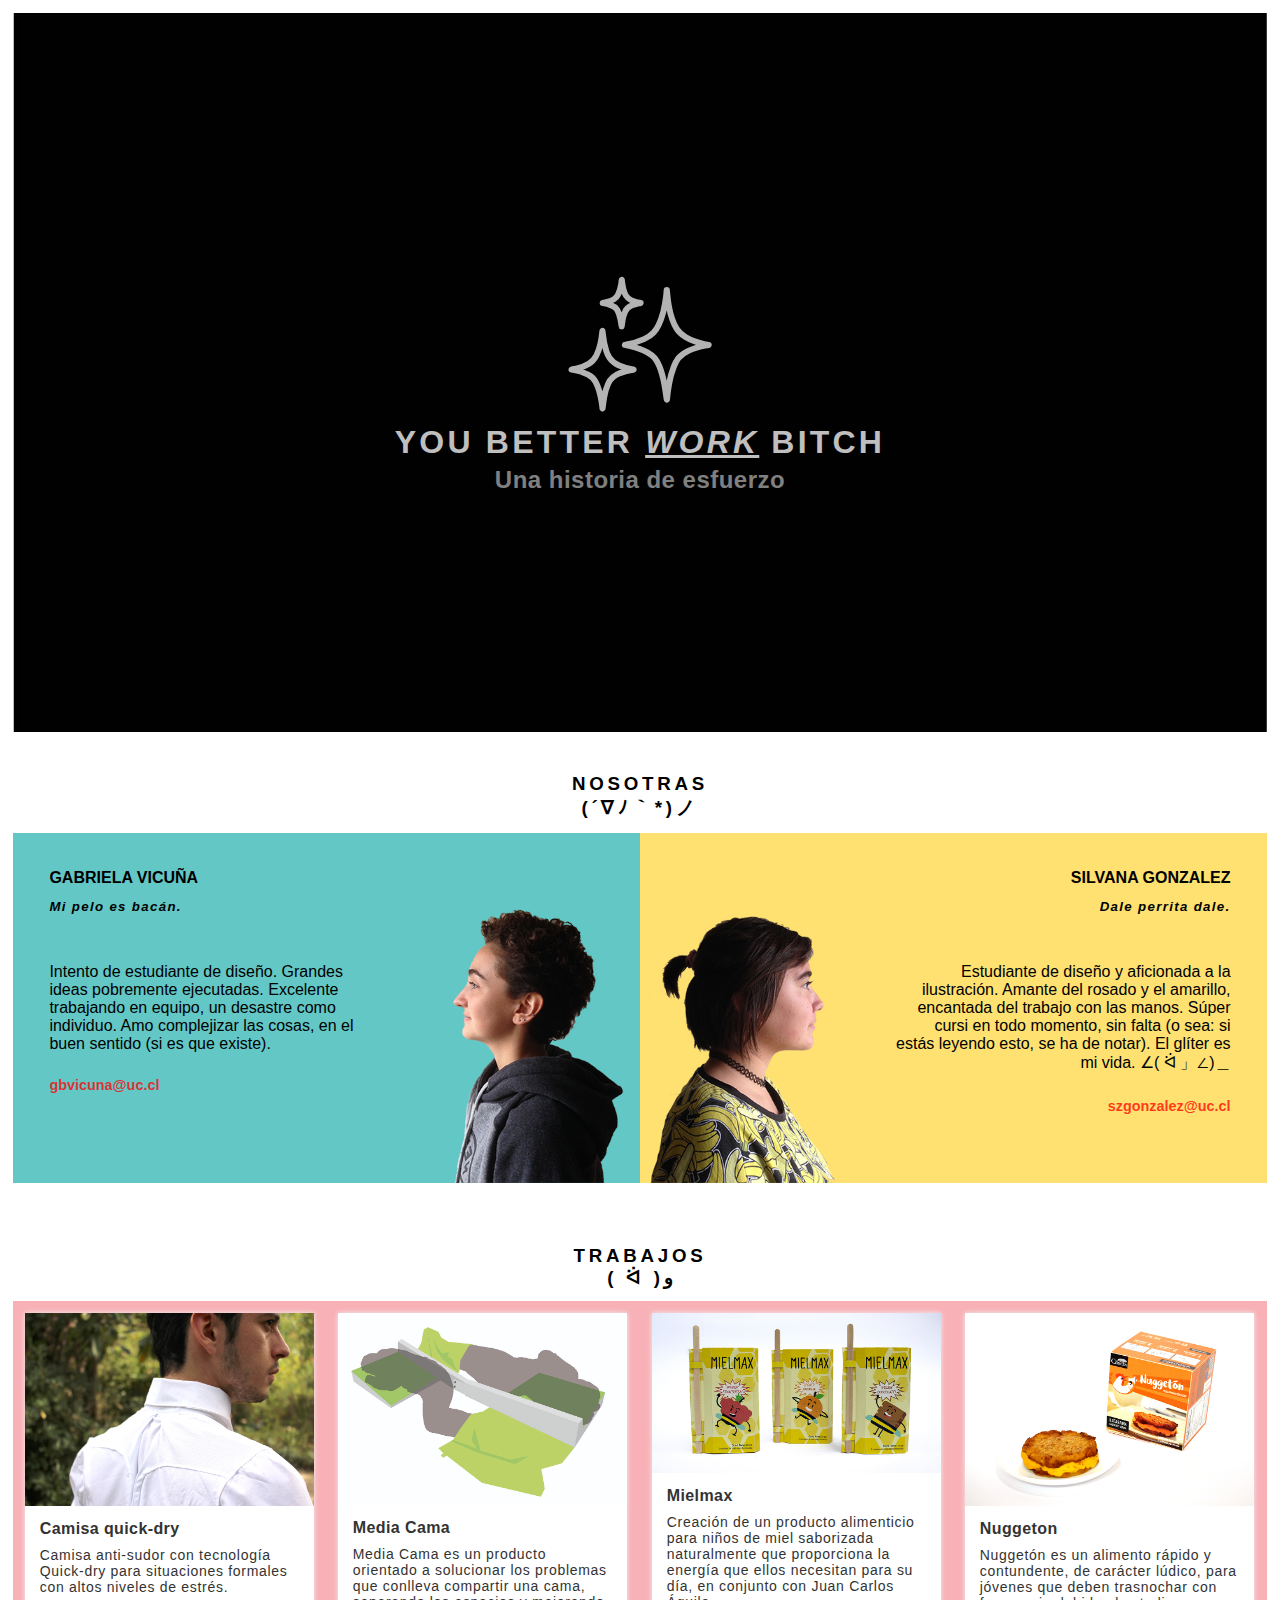
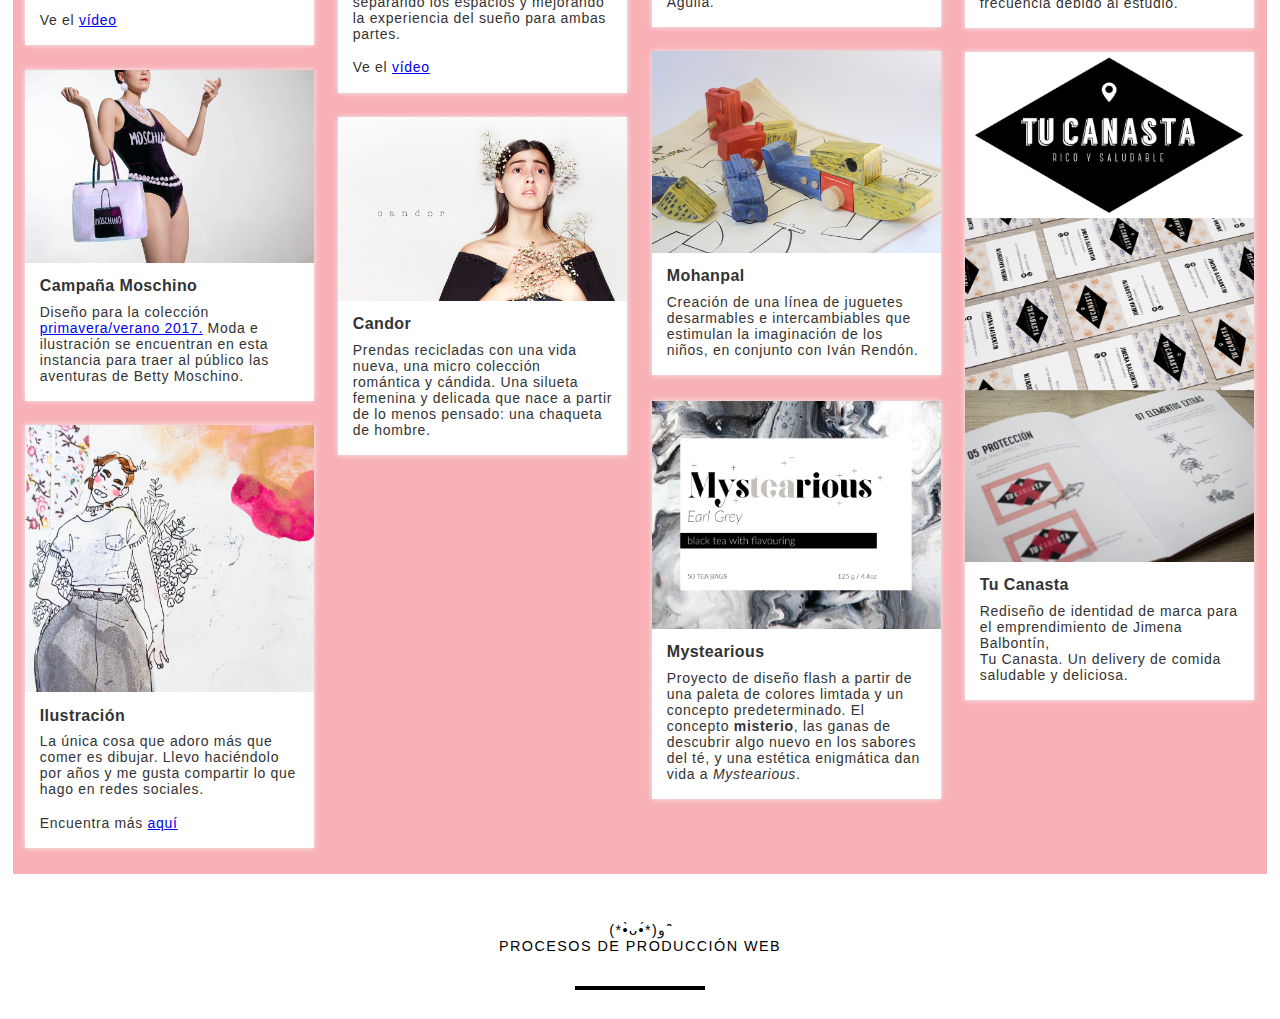
<file: index.html>
<!DOCTYPE HTML>
<html lang="es">
<head>
<meta charset="utf-8">
<meta http-equiv="X-UA-Compatible" content="IE=edge,chrome=1">
<meta name="viewport" content="width=device-width">
<title>Portafolios Gaby & Silvi</title><!--título que sale en la pestaña-->
<link rel="icon" type="image/png" href="images/sparkles.png" /> <!--ícono que va junto al título-->

	<!-- Search Engine -->
<meta name="description" content="¿Buscas diseñadoras secas y con CERO experiencia laboral? Conoce los proyectos 
				      de Gaby Vicuña y Silvi González, estudiantes de diseño UC.">
<meta name="image" content="https://sillypeppers.github.io/gonzalez-vicuna/images/foto1.jpg">

	<!-- Schema.org for Google -->
<meta itemprop="name" content="Portafolios Gaby y Silvi (ﾉ^ヮ^)ﾉ*:・ﾟ✧">
<meta itemprop="description" content="¿Buscas diseñadoras secas y con CERO experiencia laboral? Conoce los proyectos 
				      de Gaby Vicuña y Silvi González, estudiantes de diseño UC.">
<meta itemprop="image" content="https://sillypeppers.github.io/gonzalez-vicuna/images/foto1.jpg">

	<!-- Twitter -->
<meta name="twitter:card" content="summary"> <!--no lo toquen -->
<meta name="twitter:title" content="Portafolios Gaby & Silvi (ﾉ^ヮ^)ﾉ*:・ﾟ✧">
<meta name="twitter:description" content="¿Buscas diseñadoras secas y con CERO experiencia laboral? los proyectos 
					  de Gaby Vicuña y Silvi González, estudiantes de diseño UC.">
<meta name="twitter:image:src" content="https://sillypeppers.github.io/gonzalez-vicuna/images/foto1.jpg">

	<!-- Open Graph general (Facebook, Pinterest & Google+) -->
<meta name="og:title" content="Portafolios Gaby & Silvi (ﾉ^ヮ^)ﾉ*:・ﾟ✧">
<meta name="og:description" content="¿Buscas diseñadoras secas y con CERO experiencia laboral? Conoce los proyectos 
				     de Gaby Vicuña y Silvi González, estudiantes de diseño UC.">
<meta name="og:image" content="https://sillypeppers.github.io/gonzalez-vicuna/images/foto1.jpg">
<meta name="og:url" content="https://sillypeppers.github.io/gonzalez-vicuna/">
<meta name="og:site_name" content="Portafolios Gaby & Silvi">
<meta name="og:locale" content="es_CL"><!--esto no lo toquen-->
<meta name="og:type" content="website"><!--esto tampoco lo toquen-->
<!--esto es otra cosa-->
<link href="https://fonts.googleapis.com/css?family=Josefin+Slab:400,600" rel="stylesheet">
<link rel="stylesheet" href="css/estilo.css" type="text/css">
</head>

<body>

<div id="contenido">

<header>

	<svg version="1.1" id="Layer_1" xmlns="http://www.w3.org/2000/svg" xmlns:xlink="http://www.w3.org/1999/xlink" x="0px" y="0px"
	 viewBox="0 0 100 100" style="enable-background:new 0 0 100 100;" xml:space="preserve">
<style type="text/css">
	.st0{opacity:0.7;fill:none;stroke:#FFFFFF;stroke-width:4;stroke-linecap:round;stroke-linejoin:round;stroke-miterlimit:10;}
</style>
<path class="st0" d="M39.9,49.9c0.2,0,0.3-0.1,0.4-0.1c4.3-0.7,8.5-1.9,12.4-3.7c2.4-1.1,4.7-2.5,6.4-4.4c1.5-1.6,2.5-3.3,3.4-5.2
	c1.4-2.9,2.3-5.9,3.1-8.9c0.7-3,1.3-6,1.7-9.1c0.2-1.7,0.4-3.3,0.5-5c0,0,0-0.1,0.1-0.1c0.1,1,0.2,1.9,0.3,2.9
	c0.5,5.5,1.4,11,3.2,16.3c0.8,2.3,1.7,4.5,3.1,6.7c1.4,2.2,3.4,3.9,5.8,5.4c3.8,2.3,8,3.7,12.5,4.7c1,0.2,2,0.4,3,0.6
	c-0.9,0.2-1.7,0.3-2.5,0.4c-3.9,0.8-7.6,1.8-11.1,3.5c-2.6,1.2-4.9,2.8-6.6,4.9c-1.4,1.8-2.3,3.7-3.1,5.8c-1.4,3.6-2.4,7.4-3.1,11.2
	c-0.6,3.4-1.1,6.9-1.4,10.3c0,0.1,0,0.2-0.1,0.3c0-0.1-0.1-0.1-0.1-0.2c-0.5-3.3-0.9-6.6-1.5-9.8c-0.8-4.2-1.8-8.3-3.4-12.3
	c-0.8-1.9-1.6-3.7-3-5.3c-1.3-1.6-3.1-2.8-5-3.9c-3.5-2-7.3-3.2-11.4-4.2c-1-0.2-2.1-0.4-3.1-0.6C40.3,50,40.2,50,39.9,49.9z"/>
<path class="st0" d="M4.3,66.4c1.3-0.3,2.6-0.5,3.8-0.8c2.8-0.7,5.4-1.6,7.7-3c2.3-1.3,3.9-3.2,5-5.3c1.3-2.6,2.2-5.3,2.8-8
	c0.6-2.7,1-5.5,1.3-8.2c0-0.2,0-0.4,0.1-0.5c0.1,0.6,0.1,1.2,0.2,1.8c0.4,3.9,1.1,7.8,2.3,11.5c0.5,1.6,1.2,3.2,2.2,4.7
	c1.4,2.1,3.5,3.7,6,4.9c3,1.4,6.2,2.3,9.6,2.8c0.1,0,0.2,0,0.3,0c0,0,0,0,0.1,0.1c-0.2,0-0.3,0.1-0.4,0.1c-3,0.5-5.8,1.2-8.6,2.2
	c-3.9,1.5-6.5,3.8-7.9,7.1c-1.3,2.9-2.2,5.9-2.7,9c-0.4,2.4-0.7,4.8-1,7.2c0,0.1,0,0.2-0.1,0.3c-0.1-0.6-0.1-1.2-0.2-1.8
	c-0.6-4.4-1.4-8.8-3.1-13.1c-0.4-1-0.9-2-1.4-3c-1-2-2.8-3.4-4.9-4.6c-3.3-1.7-6.9-2.8-10.7-3.4C4.6,66.5,4.5,66.4,4.3,66.4z"/>
<path class="st0" d="M50.4,22c-0.9,0.2-1.7,0.3-2.5,0.5c-1.1,0.3-2.2,0.6-3.2,1c-2.3,0.9-3.8,2.3-4.6,4.2c-0.8,1.8-1.4,3.7-1.7,5.7
	c-0.2,1.4-0.4,2.8-0.6,4.2c0-0.1,0-0.2-0.1-0.3c-0.3-2.7-0.8-5.4-1.7-8c-0.4-1-0.9-2-1.4-3c-0.8-1.3-2.2-2.1-3.7-2.7
	c-1.8-0.8-3.6-1.3-5.6-1.6c-0.1,0-0.1,0-0.2,0c0,0,0,0,0,0c1-0.2,2-0.4,3-0.7c1.6-0.4,3.1-1,4.5-1.8c1.4-0.9,2.3-2.1,2.9-3.4
	c1-2,1.5-4.1,1.9-6.2c0.2-1,0.3-2.1,0.4-3.1c0-0.1,0-0.1,0.1-0.2c0.1,0.6,0.1,1.2,0.2,1.8c0.3,2.4,0.8,4.8,1.7,7.1
	c1,2.6,3.1,4.3,6.1,5.4c0.7,0.3,1.5,0.5,2.3,0.7C48.8,21.7,49.6,21.8,50.4,22z"/>
</svg>

<h1>YOU BETTER <i><u>WORK</u></i> BITCH</h1>
	<h2>Una historia de esfuerzo</h2>
</header>

<video autoplay loop preload="auto" poster="images/video.jpg">
	<source src="videos/ejemplo.webm" type="video/webm">
	<source src="videos/ejemplo.mp4" type="video/mp4">
	<img src="images/primitivo.png">
</video>

<h3>NOSOTRAS <br> (´∇ﾉ｀*)ノ</h3>
<div id="somos">
	<div class="dupla primera">
		<h4>GABRIELA VICUÑA</h4>
		<h5><i>Mi pelo es bacán.</i></h5>
		<p>Intento de estudiante de diseño. Grandes ideas pobremente ejecutadas. Excelente trabajando en equipo, un desastre como individuo. 
			Amo complejizar las cosas, en el buen sentido (si es que existe).</p>
		<address><a href="mailto:gbvicuna@uc.cl">gbvicuna@uc.cl</a></address>
	</div><!--/dupla primera-->
	<div class="dupla segunda">
		<h4>SILVANA GONZALEZ</h4>
		<h5><i>Dale perrita dale.</i></h5>
		<p>Estudiante de diseño y aficionada a la ilustración. Amante del rosado y el amarillo, encantada del trabajo con las manos.
			Súper cursi en todo momento, sin falta (o sea: si estás leyendo esto, se ha de notar). El glíter es mi vida. ∠( ᐛ 」∠)＿ </p>
		<address><a href="mailto:szgonzalez@uc.cl">szgonzalez@uc.cl</a></address>
	</div><!--/dupla segunda-->
	<hr />
</div><!--/somos-->
<h3>TRABAJOS <br>( ᐛ )و</h3>

<div id="portafolio">

	<div class="item">
		<figure><img src="images/camisa.jpg"/></figure>
	  	<h4>Camisa quick-dry</h4>
	  	<p> Camisa anti-sudor con tecnología Quick-dry para situaciones formales con altos niveles de estrés.</p>
		<p>Ve el <a href="https://www.youtube.com/watch?v=HnN78z6z5D0">vídeo<a/></p>
	</div><!--/item-->

	<div class="item">
		<figure><img src="images/mediacama.jpg"/></figure>
	  	<h4>Media Cama</h4>
	  	<p>Media Cama es un producto orientado a solucionar los problemas que conlleva compartir una cama, separando
				los espacios y mejorando la experiencia del sueño para ambas partes.</p>
		<p>Ve el <a href="https://www.youtube.com/watch?v=wY5xh7W-0o0&t=1s">vídeo<a/></p>
	</div><!--/item-->

	<div class="item">
		<figure><img src="images/mielmax.jpg"/></figure>
	  	<h4>Mielmax</h4>
	  	<p>Creación de un producto alimenticio para niños de miel saborizada naturalmente que proporciona la energía
				que ellos necesitan para su día, en conjunto con Juan Carlos Águila.</p>
	</div><!--/item-->

	<div class="item">
		<figure><img src="images/nuggeton.jpg"/></figure>
	  	<h4>Nuggeton</h4>
	  	<p>Nuggetón es un alimento rápido y contundente, de carácter lúdico, para jóvenes que deben trasnochar con
				frecuencia debido al estudio.</p>
	</div><!--/item-->

	<div class="item">
		<figure><img src="images/mohanpal.jpg"/></figure>
	  	<h4>Mohanpal</h4>
	  	<p>Creación de una línea de juguetes desarmables e intercambiables que estimulan la imaginación de los niños, 
			en conjunto con Iván Rendón.</p>
	</div><!--/item-->
	
	<div class="item">
		<figure><img src="images/tucanasta.jpg"/></figure>
	  	<h4>Tu Canasta</h4>
	  	<p>Rediseño de identidad de marca para el emprendimiento de Jimena Balbontín,<br>
				Tu Canasta. Un delivery de comida saludable y deliciosa.</p>
	</div><!--/item-->

	<div class="item">
		<figure><img src="images/moschino.jpg"/></figure>
	  	<h4>Campaña Moschino</h4>
	  	<p>Diseño para la colección <a href="http://www.vogue.com/fashion-shows/spring-2017-ready-to-wear/moschino">
				primavera/verano 2017.</a> Moda e ilustración se encuentran en esta instancia para traer al público las
				aventuras de Betty Moschino.</p>
	</div><!--/item-->

	<div class="item">
		<figure><img src="images/candor.jpg"/></figure>
	  	<h4>Candor</h4>
	  	<p>Prendas recicladas con una vida nueva, una micro colección romántica y cándida. Una silueta femenina y delicada
				que nace a partir de lo menos pensado: una chaqueta de hombre.</p>
	</div><!--/item-->

	<div class="item">
		<figure><img src="images/mystearious.jpg"/></figure>
	  	<h4>Mystearious</h4>
	  	<p>Proyecto de diseño flash a partir de una paleta de colores limtada y un concepto predeterminado. El concepto
				<b>misterio</b>, las ganas de descubrir algo nuevo en los sabores del té, y una estética enigmática dan vida a
				<i>Mystearious</i>.</p>
	</div><!--/item-->

	<div class="item">
		<figure><img src="images/ilustracion.jpg"/></figure>
			<h4>Ilustración</h4>
			<p>La única cosa que adoro más que comer es dibujar. Llevo haciéndolo por años y me gusta compartir lo que hago en
				redes sociales.</p>
			<p>Encuentra más <a href="http://instagram.com/sillypeppers">aquí<a/></p>
	</div><!--/item-->

</div><!--/portafolio-->

<footer>
	<p>(*•̀ᴗ•́*)و ̑̑<br>
	procesos de producción web </p>
	<hr />
</footer>

</div><!--/contenido-->
<script src="js/masonry.pkgd.min.js"></script>
<script>
window.onload = function() {
var container = document.querySelector('#portafolio');
var msnry = new Masonry( portafolio, {
  itemSelector: '.item'
});
};
</script>
</body>
</html>
</file>
<file: css/estilo.css>
*{
	margin:0;
	padding:0;
}

body{
	font-family: 'Lato', sans-serif;
	font-weight:400;
	background:rgba(255,255,255,1);
	color:rgba(0,0,0,1);
}

h1, h2, h3{text-align:center; font-weight:700;}

h4, h5, h6{font-weight:700;}

h1{letter-spacing:0.1em; color:rgba(255,255,255,0.75);}

h2{letter-spacing:0.02em; color:rgba(255,255,255,0.5); padding:0.2em 0; }

h3{letter-spacing:0.2em; color:rgba(0,0,0,1); padding:2em 0 0.6em 0; }

#contenido{width:98%; margin:1% auto;}

header{
	width:98%;
	top:30%;
	position: absolute;
	text-align:center;
	z-index:9;
	color:white;
	}

header svg{height: 150px; width:auto;}

@media screen and (max-width: 980px){
	/*En caso que la pantalla no alcance el ancho de 980px… */
	header{top:20%;}
	header svg{height: 75px; width:auto;}
	/*…solo cambio un par de reglas*/
}

@media screen and (max-width: 760px){
	/*En caso que la pantalla no alcance el ancho de 720px… */
	header{top:10%;}
	header svg{display:none;}
	/*…solo cambio un par de reglas*/
}

video{
	width:100%;
	height:auto;
	}

#somos{
	width:100%;
	background:rgb(250,250,250);
	margin-bottom:2%;
	}

.dupla{
	width:46%;
	padding:2%;
	float:left;
	background-color:red;
	}

.dupla a{
	color:rgba(255,0,0,0.75);
	text-decoration:none;
	font-weight:700;
}

.dupla a:hover{
	color:rgba(255,0,0,1);
	text-decoration:underline;
}

.primera{
	min-height:300px;
	text-align:left;
	background-color:rgba(99,199,198,1);
	background-image:url('../images/dupla-primera.png');
	background-position:top right;
	background-repeat:no-repeat;
	background-size:auto 100%;
}
.primera h4{padding: 2% 40% 1% 2%;}

.primera h5{padding: 1% 40% 2% 2%; margin-bottom:2em; letter-spacing:0.1em;}

.primera p{padding: 2% 40% 2% 2%;}

.primera address{padding: 2% 40% 2% 2%; font-size:0.9em; font-style:normal;}

.segunda{
	min-height:300px;
	text-align:right;
	background-color:rgba(255,225,113,1);
	background-image:url('../images/dupla-segunda.png');
	background-position:top left;
	background-repeat:no-repeat;
	background-size:auto 100%;
}

.segunda h4{padding: 2% 2% 1% 40%;}

.segunda h5{padding: 1% 2% 2% 40%; margin-bottom:2em; letter-spacing:0.1em;}

.segunda p{padding: 2% 2% 2% 40%;}

.segunda address{padding: 2% 2% 2% 40%; font-size:0.9em; font-style:normal;}

#somos hr{
	clear:both;
	border:none;
	}

#portafolio{
	width:100%;
	background:rgb(248,177,182);
	padding-bottom:1%;
	/* 4 veces lo mismo, para que funcione en distintos navegadores */
	-webkit-animation: fondo 5s infinite linear alternate;
	-moz-animation: fondo 5s infinite linear alternate;
	-ms-animation: fondo 5s infinite linear alternate;
	animation: fondo 5s infinite linear alternate;
	}

@-webkit-keyframes fondo {
	from {background-color:rgba(249,190,190,1);}
	to {background-color:rgba(245,222,215,1);}
}

@-moz-keyframes fondo {
	from {background-color:rgba(249,190,190,1);}
	to {background-color:rgba(245,222,215,1);}
}

@-ms-keyframes fondo {
	from {background-color:rgba(249,190,190,1);}
	to {background-color:rgba(245,222,215,1);}
}

@keyframes fondo {
	ffrom {background-color:rgba(249,190,190,1);}
	to {background-color:rgba(245,222,215,1);}
}

.item {
	width:23%;
	margin:1%;
	color:#333;
	background:white;
	box-shadow:0 0 5px rgb(240,240,240);
}

.item figure{overflow:hidden;}

.item figure img{width:100%; height:auto; margin-bottom:-4px;}

.item:hover{cursor:crosshair;}

.item:hover figure img{
	-webkit-transform:scale(1.5);
	-moz-transform:scale(1.5);
	-ms-transform:scale(1.5);
	transform:scale(1.5);
	-webkit-transition:-webkit-transform ease-out 1s;
	-moz-transition:-moz-transform ease-out 1s;
	-ms-transition:-ms-transform ease-out 1s;
	transition:transform ease-out 1s;
}

.item h4{
	font-size:1em;
	letter-spacing:0.025em;
	margin:5% 5% 3% 5%;
}

.item p{
	font-size:0.875em;
	letter-spacing:0.05em;
	margin:2% 5% 6% 5%;
}

footer{
	width:100%;
	padding:3em 0 1em 0;
	text-align:center;
}

footer p{
	text-transform:uppercase;
	letter-spacing:0.1em;
	font-size:0.9em;
	}

footer hr{
	border:2px solid #000;
	width:10%;
	margin:2em auto 0 auto;
	}

@media screen and (orientation: portrait){

	.dupla{
		width:96%;
		padding:2%;
		float:left;
	}
	.item{
		width:48%;
		margin:1%;
		background:black;
		color:#ddd
	}

	footer hr{
	width:20%;
	}
}
</file>
